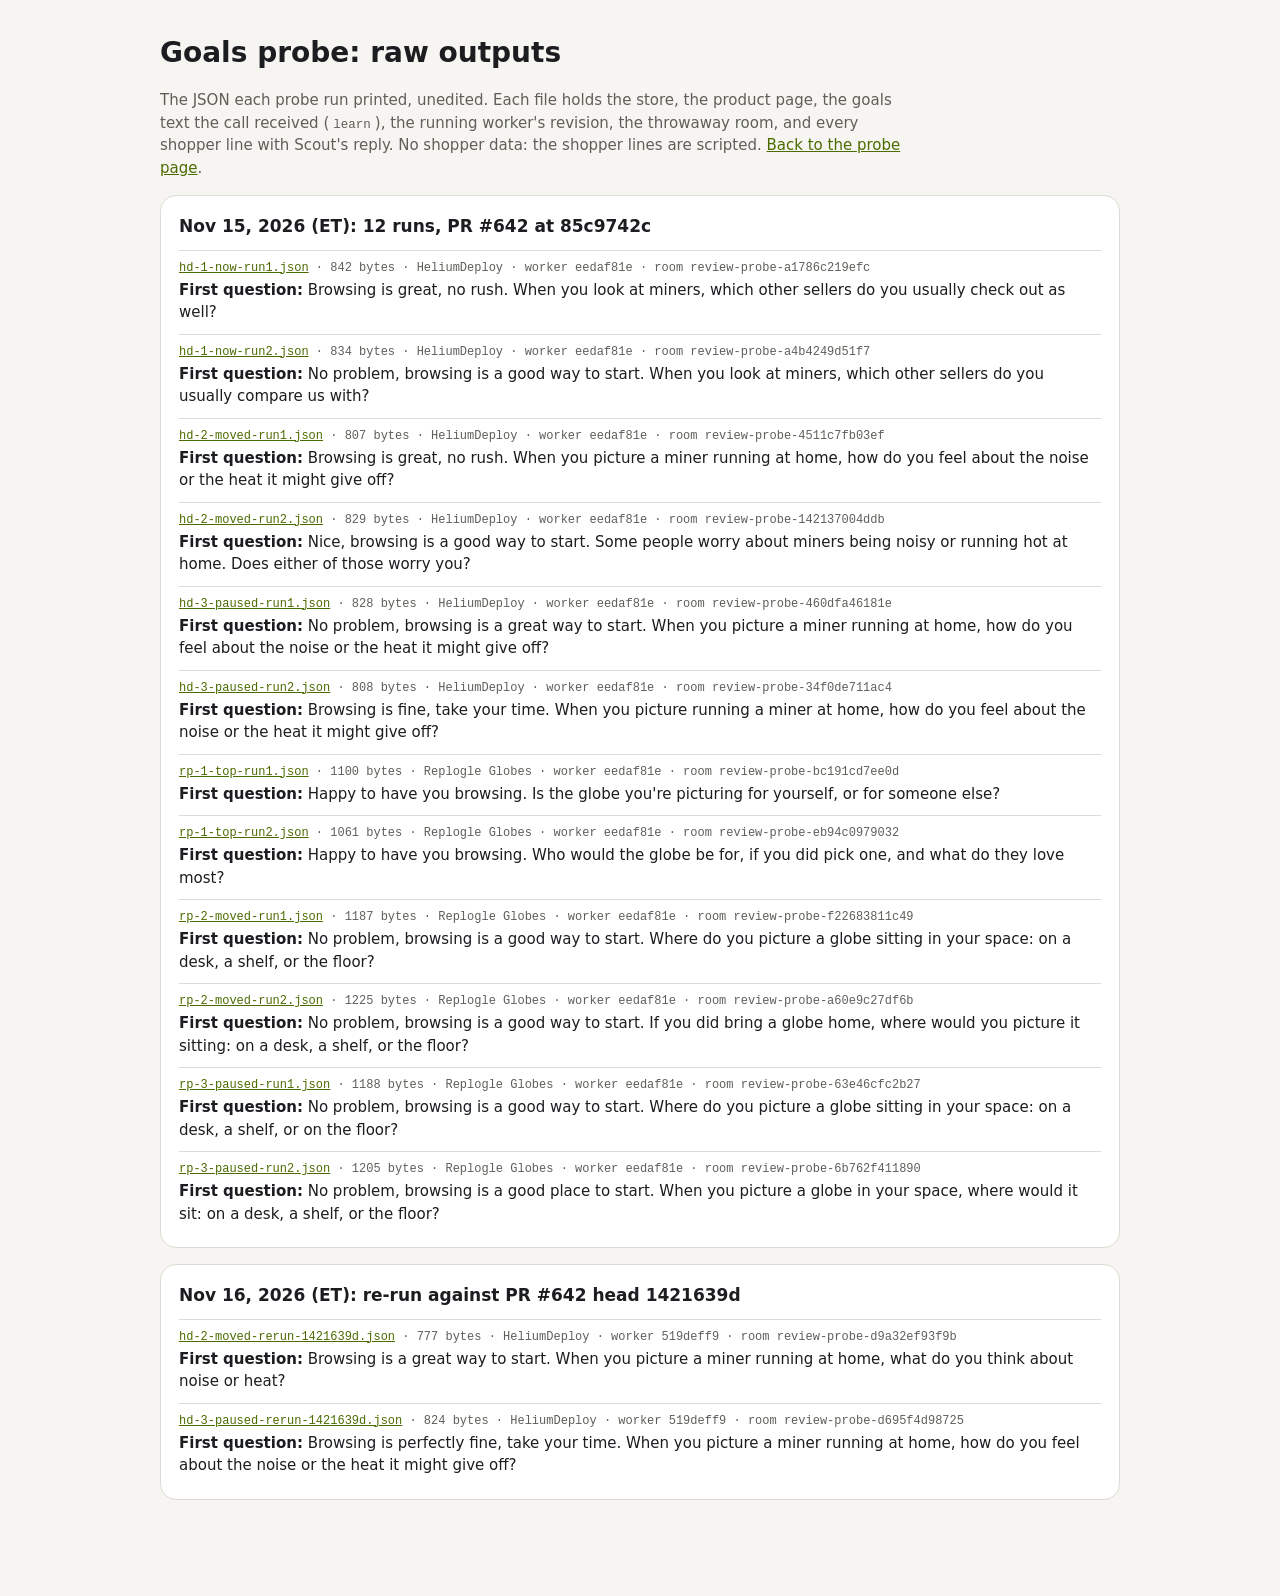
<file: probe-data/index.html>
<!doctype html><html lang="en"><head><meta charset="utf-8"><meta name="viewport" content="width=device-width,initial-scale=1"><meta name="robots" content="noindex"><title>H39 probe outputs</title><style>:root{--bg:#f6f5f1;--fg:#1c1d20;--mute:#5f5e59;--line:#dddbd3;--card:#fff;--acc:#4b6b00}@media (prefers-color-scheme:dark){:root{--bg:#1c1d20;--fg:#e4e2dd;--mute:#a3a19b;--line:#34353a;--card:#25262a;--acc:#d8ff4f}}
body{margin:0;background:var(--bg);color:var(--fg);font:15px/1.5 system-ui,-apple-system,sans-serif}main{max-width:960px;margin:0 auto;padding:32px 16px 80px}h1{font-size:28px;margin:0 0 8px}h3{margin:0 0 6px;font-size:17px}
section{background:var(--card);border:1px solid var(--line);border-radius:16px;padding:18px;margin:16px 0}.top{margin:0 0 8px}.top b{color:var(--acc)}.run{border-top:1px solid var(--line);padding-top:10px;margin-top:10px}.rl{font:12px ui-monospace,monospace;color:var(--mute);margin-bottom:4px}
.q,.a{margin:4px 0}.q{color:var(--mute)}code{display:block;white-space:pre-wrap;font:12.5px ui-monospace,monospace;background:var(--bg);padding:10px;border-radius:10px;margin-top:6px}summary{cursor:pointer;color:var(--mute);font-size:13px}.lede{color:var(--mute);max-width:760px}a{color:var(--acc)}</style></head><body><main><h1>Goals probe: raw outputs</h1><p class="lede">The JSON each probe run printed, unedited. Each file holds the store, the product page, the goals text the call received (<code style="display:inline;padding:1px 4px">learn</code>), the running worker&#x27;s revision, the throwaway room, and every shopper line with Scout&#x27;s reply. No shopper data: the shopper lines are scripted. <a href="../probe.html">Back to the probe page</a>.</p><section><h3>Nov 15, 2026 (ET): 12 runs, PR #642 at 85c9742c</h3><div class="run"><div class="rl"><a href="hd-1-now-run1.json">hd-1-now-run1.json</a> · 842 bytes · HeliumDeploy · worker eedaf81e · room review-probe-a1786c219efc</div><p class="a"><b>First question:</b> Browsing is great, no rush. When you look at miners, which other sellers do you usually check out as well?</p></div><div class="run"><div class="rl"><a href="hd-1-now-run2.json">hd-1-now-run2.json</a> · 834 bytes · HeliumDeploy · worker eedaf81e · room review-probe-a4b4249d51f7</div><p class="a"><b>First question:</b> No problem, browsing is a good way to start. When you look at miners, which other sellers do you usually compare us with?</p></div><div class="run"><div class="rl"><a href="hd-2-moved-run1.json">hd-2-moved-run1.json</a> · 807 bytes · HeliumDeploy · worker eedaf81e · room review-probe-4511c7fb03ef</div><p class="a"><b>First question:</b> Browsing is great, no rush. When you picture a miner running at home, how do you feel about the noise or the heat it might give off?</p></div><div class="run"><div class="rl"><a href="hd-2-moved-run2.json">hd-2-moved-run2.json</a> · 829 bytes · HeliumDeploy · worker eedaf81e · room review-probe-142137004ddb</div><p class="a"><b>First question:</b> Nice, browsing is a good way to start. Some people worry about miners being noisy or running hot at home. Does either of those worry you?</p></div><div class="run"><div class="rl"><a href="hd-3-paused-run1.json">hd-3-paused-run1.json</a> · 828 bytes · HeliumDeploy · worker eedaf81e · room review-probe-460dfa46181e</div><p class="a"><b>First question:</b> No problem, browsing is a great way to start. When you picture a miner running at home, how do you feel about the noise or the heat it might give off?</p></div><div class="run"><div class="rl"><a href="hd-3-paused-run2.json">hd-3-paused-run2.json</a> · 808 bytes · HeliumDeploy · worker eedaf81e · room review-probe-34f0de711ac4</div><p class="a"><b>First question:</b> Browsing is fine, take your time. When you picture running a miner at home, how do you feel about the noise or the heat it might give off?</p></div><div class="run"><div class="rl"><a href="rp-1-top-run1.json">rp-1-top-run1.json</a> · 1100 bytes · Replogle Globes · worker eedaf81e · room review-probe-bc191cd7ee0d</div><p class="a"><b>First question:</b> Happy to have you browsing. Is the globe you&#x27;re picturing for yourself, or for someone else?</p></div><div class="run"><div class="rl"><a href="rp-1-top-run2.json">rp-1-top-run2.json</a> · 1061 bytes · Replogle Globes · worker eedaf81e · room review-probe-eb94c0979032</div><p class="a"><b>First question:</b> Happy to have you browsing. Who would the globe be for, if you did pick one, and what do they love most?</p></div><div class="run"><div class="rl"><a href="rp-2-moved-run1.json">rp-2-moved-run1.json</a> · 1187 bytes · Replogle Globes · worker eedaf81e · room review-probe-f22683811c49</div><p class="a"><b>First question:</b> No problem, browsing is a good way to start. Where do you picture a globe sitting in your space: on a desk, a shelf, or the floor?</p></div><div class="run"><div class="rl"><a href="rp-2-moved-run2.json">rp-2-moved-run2.json</a> · 1225 bytes · Replogle Globes · worker eedaf81e · room review-probe-a60e9c27df6b</div><p class="a"><b>First question:</b> No problem, browsing is a good way to start. If you did bring a globe home, where would you picture it sitting: on a desk, a shelf, or the floor?</p></div><div class="run"><div class="rl"><a href="rp-3-paused-run1.json">rp-3-paused-run1.json</a> · 1188 bytes · Replogle Globes · worker eedaf81e · room review-probe-63e46cfc2b27</div><p class="a"><b>First question:</b> No problem, browsing is a good way to start. Where do you picture a globe sitting in your space: on a desk, a shelf, or on the floor?</p></div><div class="run"><div class="rl"><a href="rp-3-paused-run2.json">rp-3-paused-run2.json</a> · 1205 bytes · Replogle Globes · worker eedaf81e · room review-probe-6b762f411890</div><p class="a"><b>First question:</b> No problem, browsing is a good place to start. When you picture a globe in your space, where would it sit: on a desk, a shelf, or the floor?</p></div></section><section><h3>Nov 16, 2026 (ET): re-run against PR #642 head 1421639d</h3><div class="run"><div class="rl"><a href="hd-2-moved-rerun-1421639d.json">hd-2-moved-rerun-1421639d.json</a> · 777 bytes · HeliumDeploy · worker 519deff9 · room review-probe-d9a32ef93f9b</div><p class="a"><b>First question:</b> Browsing is a great way to start. When you picture a miner running at home, what do you think about noise or heat?</p></div><div class="run"><div class="rl"><a href="hd-3-paused-rerun-1421639d.json">hd-3-paused-rerun-1421639d.json</a> · 824 bytes · HeliumDeploy · worker 519deff9 · room review-probe-d695f4d98725</div><p class="a"><b>First question:</b> Browsing is perfectly fine, take your time. When you picture a miner running at home, how do you feel about the noise or the heat it might give off?</p></div></section></main></body></html>
</file>
